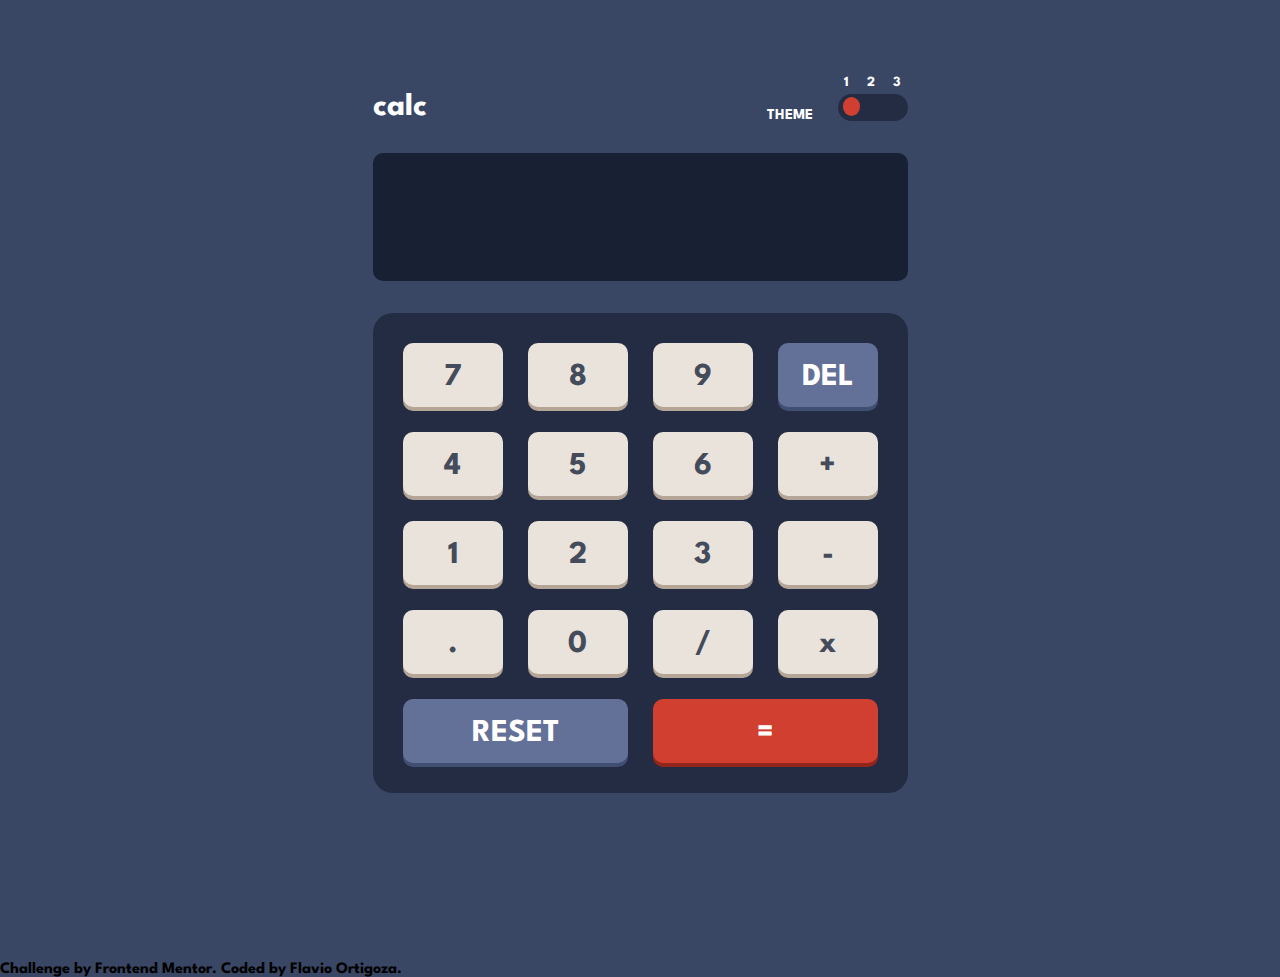
<file: index.html>
<!DOCTYPE html>
<html lang="en">
<head>
  <meta charset="UTF-8">
  <meta name="viewport" content="width=device-width, initial-scale=1.0">
  <link rel="icon" type="image/png" sizes="32x32" href="./images/favicon-32x32.png">
  <link href="https://fonts.googleapis.com/css2?family=League+Spartan:wght@700&family=Public+Sans:wght@300&display=swap" rel="stylesheet">
  <title>Calculator app / Frontend Mentor</title>
  <link rel="stylesheet" type="text/css" href="app/scss/style.css">
</head>

<body class="body theme1">

  <div class="calculator">
    <div class="calculator__header">
      <h1>
        calc
      </h1>
      
      <div class="header__toggle">
        <p class="title_theme">THEME</p>
        <p class="num">1 2 3</p>
        <div class="toggle__button">
          <div class="toggle__icon theme1"></div>
        </div>
      </div>
    </div>

    
    <div class="calculator__screen">
      <p class="screen__text2"></p>
      <p class="screen__text"></p>
    </div>

    <div class="calculator__keys">
      <p class="button" onclick="numButtons(7)">7</p>
      <p class="button" onclick="numButtons(8)">8</p>
      <p class="button" onclick="numButtons(9)">9</p>
      <p class="button del" onclick="delButton()">DEL</p>
      <p class="button" onclick="numButtons(4)">4</p>
      <p class="button" onclick="numButtons(5)">5</p>
      <p class="button" onclick="numButtons(6)">6</p>
      <p class="button" onclick="operationButton('+')">+</p>
      <p class="button" onclick="numButtons(1)">1</p>
      <p class="button" onclick="numButtons(2)">2</p>
      <p class="button" onclick="numButtons(3)">3</p>
      <p class="button" onclick="operationButton('-')">-</p>
      <p class="button" onclick="numPointer()">.</p>
      <p class="button" onclick="numButtons(0)">0</p>
      <p class="button" onclick="operationButton('/')">/</p>
      <p class="button" onclick="operationButton('*')">x</p>
      <p class="button reset" onclick="resetButton()">RESET</p>
      <p class="button equals" onclick="equalsButton(document.querySelector('.screen__text2').innerHTML, document.querySelector('.screen__text').innerHTML)">=</p>

    </div>

  </div>  

  





  <div class="attribution">
    Challenge by <a href="https://www.frontendmentor.io?ref=challenge" target="_blank">Frontend Mentor</a>. 
    Coded by <a href="#">Flavio Ortigoza</a>. 
  </div>
  <script src="app/js/script.js"></script>
</body>
</html>
</file>
<file: app/scss/style.css>
/*** The new CSS Reset - version 1.2.0 (last updated 23.7.2021) ***/
/* Remove all the styles of the "User-Agent-Stylesheet", except for the 'display' property */
*:where(:not(iframe, canvas, img, svg, video):not(svg *)) {
  all: unset;
  display: revert;
}

/* Preferred box-sizing value */
*,
*::before,
*::after {
  box-sizing: border-box;
}

/*
  Remove list styles (bullets/numbers)
  in case you use it with normalize.css
*/
ol, ul {
  list-style: none;
}

/* For images to not be able to exceed their container */
img {
  max-width: 100%;
}

/* Removes spacing between cells in tables */
table {
  border-collapse: collapse;
}

/* Revert the 'white-space' property for textarea elements on Safari */
textarea {
  white-space: revert;
}

/*---------------THEME 1 VARIABLES----------------*/
/* Theme 1 Backgrounds */
/* Theme 1 Keys */
/*Theme 1 Text*/
/*---------------THEME 2 VARIABLES----------------*/
/* Theme 2 Backgrounds */
/* Theme 2 Keys */
/*Theme 2 Text*/
/*---------------THEME 3 VARIABLES----------------*/
/* Theme 3 Keys */
/*Theme 3 Text*/
body.theme1 {
  --main-background-color: hsl(222deg, 26%, 31%);
  --keypad-background-color: hsl(223deg, 31%, 20%);
  --screen-background-color: hsl(224deg, 36%, 15%);
  --keys-background1-color: hsl(225deg, 21%, 49%);
  --keys-shadow1-color: hsl(224deg, 28%, 35%);
  --keys-background2-color: hsl(6deg, 63%, 50%);
  --keys-shadow2-color: hsl(6deg, 70%, 34%);
  --keys-background3-color: hsl(30deg, 25%, 89%);
  --keys-shadow3-color: hsl(28deg, 16%, 65%);
  --text1-color: hsl(0deg, 0%, 100%);
  /*Calc*/
  --text2-color: hsl(221deg, 14%, 31%);
  /*Keypad*/
  --text3-color: hsl(0deg, 0%, 100%);
  /*Del, Reset*/
  --text4-color: hsl(0deg, 0%, 100%);
  /*Equals*/
}

body.theme2 {
  --main-background-color: hsl(0deg, 0%, 90%);
  --keypad-background-color: hsl(0deg, 5%, 81%);
  --screen-background-color: hsl(0deg, 0%, 93%);
  --keys-background1-color: hsl(185deg, 42%, 37%);
  --keys-shadow1-color: hsl(185deg, 58%, 25%);
  --keys-background2-color: hsl(25deg, 98%, 40%);
  --keys-shadow2-color: hsl(25deg, 99%, 27%);
  --keys-background3-color: hsl(45deg, 7%, 89%);
  --keys-shadow3-color: hsl(35deg, 11%, 61%);
  --text1-color: hsl(60deg, 10%, 19%);
  /*Calc*/
  --text2-color: hsl(60deg, 10%, 19%);
  /*Keypad*/
  --text3-color: hsl(0deg, 0%, 100%);
  /*Del, Reset*/
  --text4-color: hsl(0deg, 0%, 100%);
  /*Equals*/
}

body.theme3 {
  --main-background-color: hsl(268deg, 75%, 9%);
  --keypad-background-color: hsl(268deg, 71%, 12%);
  --screen-background-color: hsl(268deg, 71%, 12%);
  --keys-background1-color: hsl(281deg, 89%, 26%);
  --keys-shadow1-color: hsl(285deg, 91%, 52%);
  --keys-background2-color: hsl(176deg, 100%, 44%);
  --keys-shadow2-color: hsl(177deg, 92%, 70%);
  --keys-background3-color: hsl(268deg, 47%, 21%);
  --keys-shadow3-color: hsl(290deg, 70%, 36%);
  --text1-color: hsl(52deg, 100%, 62%);
  /*Calc*/
  --text2-color: hsl(52deg, 100%, 62%);
  /*Keypad*/
  --text3-color: hsl(0deg, 0%, 100%);
  /*Del, Reset*/
  --text4-color: hsl(198deg, 20%, 13%);
  /*Equals*/
}

body {
  font-weight: 700;
  font-family: "League Spartan", sans-serif;
  height: 100vh;
  background-color: var(--main-background-color);
}
body .calculator {
  font-size: 32px;
  position: relative;
  max-width: 535px;
  min-height: 90%;
  margin: 76px auto;
  color: var(--text1-color);
}
body .calculator .calculator__header {
  display: flex;
  justify-content: space-between;
  align-items: flex-end;
}
body .calculator .calculator__header h1 {
  line-height: 80%;
}

.header__toggle {
  display: grid;
  grid-template-columns: repeat(6, auto);
  grid-template-rows: repeat(2, auto);
  align-items: end;
}
.header__toggle .title_theme {
  grid-column: 1/3;
  grid-row: 1/3;
  line-height: 80%;
  font-size: 15px;
  margin-right: 25px;
}
.header__toggle .num {
  grid-column: 3/7;
  grid-row: 1/2;
  position: relative;
  font-size: 14px;
  margin-bottom: 5px;
  text-align: center;
  letter-spacing: 7px;
  left: 3px;
}
.header__toggle .toggle__button {
  display: inline-block;
  position: relative;
  grid-column: 5/7;
  grid-row: 2/3;
  background-color: var(--keypad-background-color);
  border-radius: 20px;
  cursor: pointer;
  margin: 0;
  width: 70px;
  height: 27px;
}
.header__toggle .toggle__button .toggle__icon {
  display: inline-block;
  position: relative;
  width: 25%;
  height: 70%;
  background-color: var(--keys-background2-color);
  border-radius: 50%;
  margin: 0 5px;
}
.header__toggle .toggle__button .toggle__icon.theme2 {
  left: 20px;
}
.header__toggle .toggle__button .toggle__icon.theme3 {
  left: 40px;
}

.calculator__screen {
  display: flex;
  flex-flow: column nowrap;
  width: 100%;
  min-height: 128px;
  background-color: var(--screen-background-color);
  border-radius: 10px;
  margin: 32px 0;
}
.calculator__screen .screen__text {
  text-align: right;
  flex-grow: 1;
  line-height: 100px;
  padding: 0 35px;
  font-size: 40px;
}
.calculator__screen .screen__text2 {
  text-align: right;
  padding: 9px 35px 0 35px;
  font-size: 20px;
  color: grey;
}

.calculator__keys {
  display: grid;
  grid-template-columns: repeat(4, 1fr);
  grid-template-rows: repeat(5, auto);
  grid-column-gap: 25px;
  grid-row-gap: 25px;
  background-color: var(--keypad-background-color);
  color: var(--text2-color);
  border-radius: 20px;
  padding: 30px;
  /*Cambiar luego*/
}
body .calculator__keys .del {
  color: var(--text3-color);
  background-color: var(--keys-background1-color);
  box-shadow: 0px 4px 0px var(--keys-shadow1-color);
}
body .calculator__keys .reset {
  grid-column: 1/3;
  color: var(--text3-color);
  background-color: var(--keys-background1-color);
  box-shadow: 0 4px 0 var(--keys-shadow1-color);
  margin: 0;
}
body .calculator__keys .equals {
  grid-column: 3/5;
  color: var(--text4-color);
  background-color: var(--keys-background2-color);
  box-shadow: 0 4px 0 var(--keys-shadow2-color);
  margin: 0;
}
.calculator__keys .button {
  position: relative;
  text-align: center;
  background-color: var(--keys-background3-color);
  box-shadow: 0 4px 0 var(--keys-shadow3-color);
  border-radius: 10px;
  height: 64px;
  line-height: 70px;
  bottom: 0;
}
.calculator__keys .button:active {
  box-shadow: none;
  -webkit-animation-name: push;
          animation-name: push;
  -webkit-animation-duration: 100ms;
          animation-duration: 100ms;
  bottom: -5px;
}
@-webkit-keyframes push {
  from {
    bottom: 0px;
  }
  to {
    bottom: -5px;
  }
}
@keyframes push {
  from {
    bottom: 0px;
  }
  to {
    bottom: -5px;
  }
}

@media screen and (max-width: 768px) {
  body .calculator {
    margin: auto;
  }
  body .calculator .calculator__header {
    margin: 25px;
  }
  body .calculator .calculator__screen {
    min-height: 88px;
  }
  body .calculator .calculator__keys {
    gap: 13px;
    padding: 24px;
    border-radius: 10px;
  }
  body .calculator .calculator__keys .button {
    height: 60px;
    border-radius: 5px;
  }
}
@media screen and (max-width: 375px) {
  body .calculator {
    margin: 30px 25px;
  }
  body .calculator .calculator__header {
    margin: 0;
  }
  body .calculator .calculator__screen {
    min-height: 88px;
  }
  body .calculator .calculator__keys {
    gap: 13px;
    padding: 24px;
    border-radius: 10px;
  }
  body .calculator .calculator__keys .button {
    height: 60px;
    border-radius: 5px;
  }
}/*# sourceMappingURL=style.css.map */
</file>
